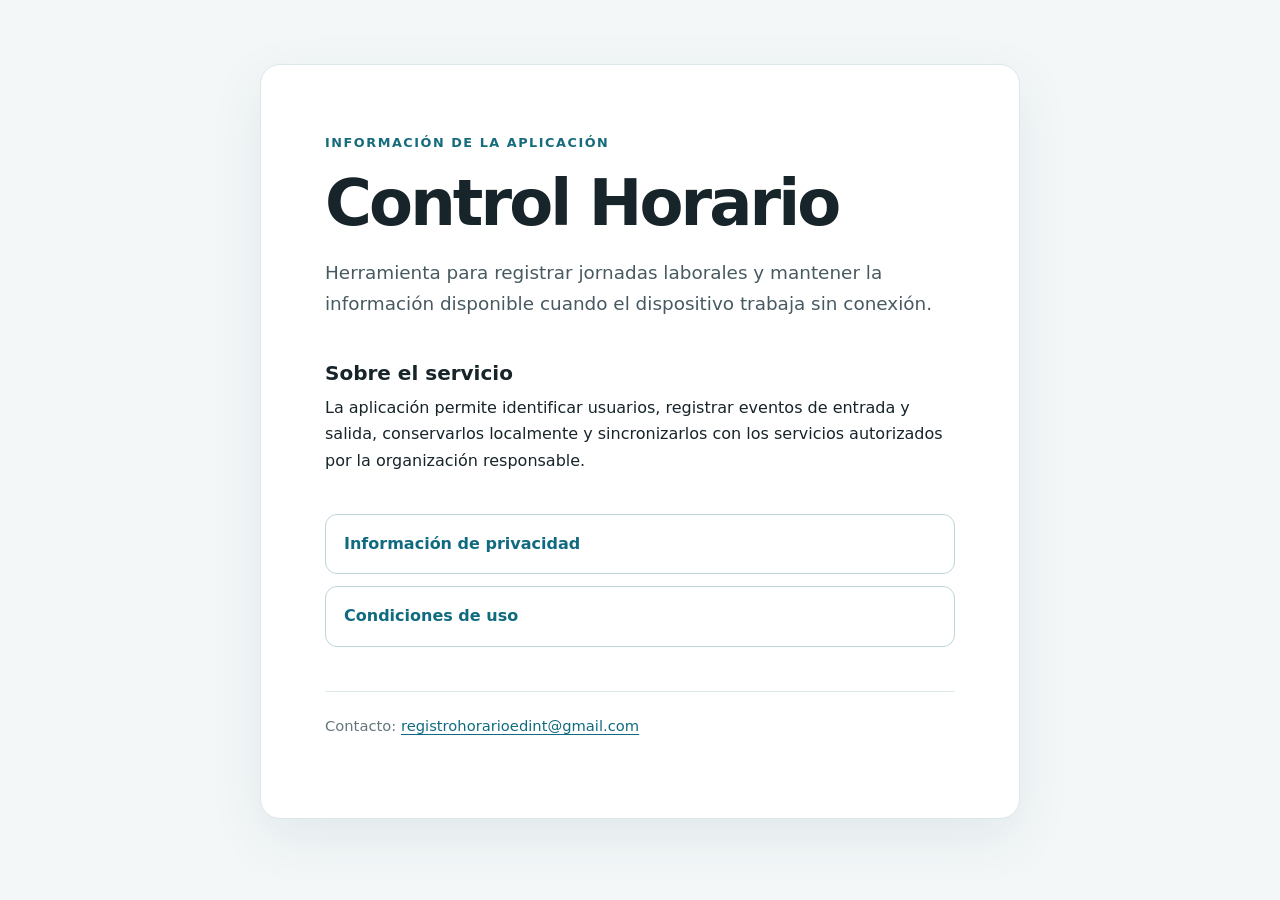
<file: index.html>
<!doctype html>
<html lang="es">
  <head>
    <meta charset="utf-8">
    <meta name="viewport" content="width=device-width, initial-scale=1">
    <meta name="description" content="Información general y de privacidad de Control Horario.">
    <title>Información de la aplicación</title>
    <link rel="stylesheet" href="styles.css">
  </head>
  <body>
    <main class="page">
      <header>
        <span class="eyebrow">Información de la aplicación</span>
        <h1>Control Horario</h1>
        <p class="lead">
          Herramienta para registrar jornadas laborales y mantener la
          información disponible cuando el dispositivo trabaja sin conexión.
        </p>
      </header>

      <section aria-labelledby="about-title">
        <h2 id="about-title">Sobre el servicio</h2>
        <p>
          La aplicación permite identificar usuarios, registrar eventos de
          entrada y salida, conservarlos localmente y sincronizarlos con los
          servicios autorizados por la organización responsable.
        </p>
      </section>

      <nav aria-label="Información legal">
        <a href="privacy.html">Información de privacidad</a>
        <a href="terms.html">Condiciones de uso</a>
      </nav>

      <footer>
        <p>Contacto: <a href="mailto:registrohorarioedint@gmail.com">registrohorarioedint@gmail.com</a></p>
      </footer>
    </main>
  </body>
</html>
</file>
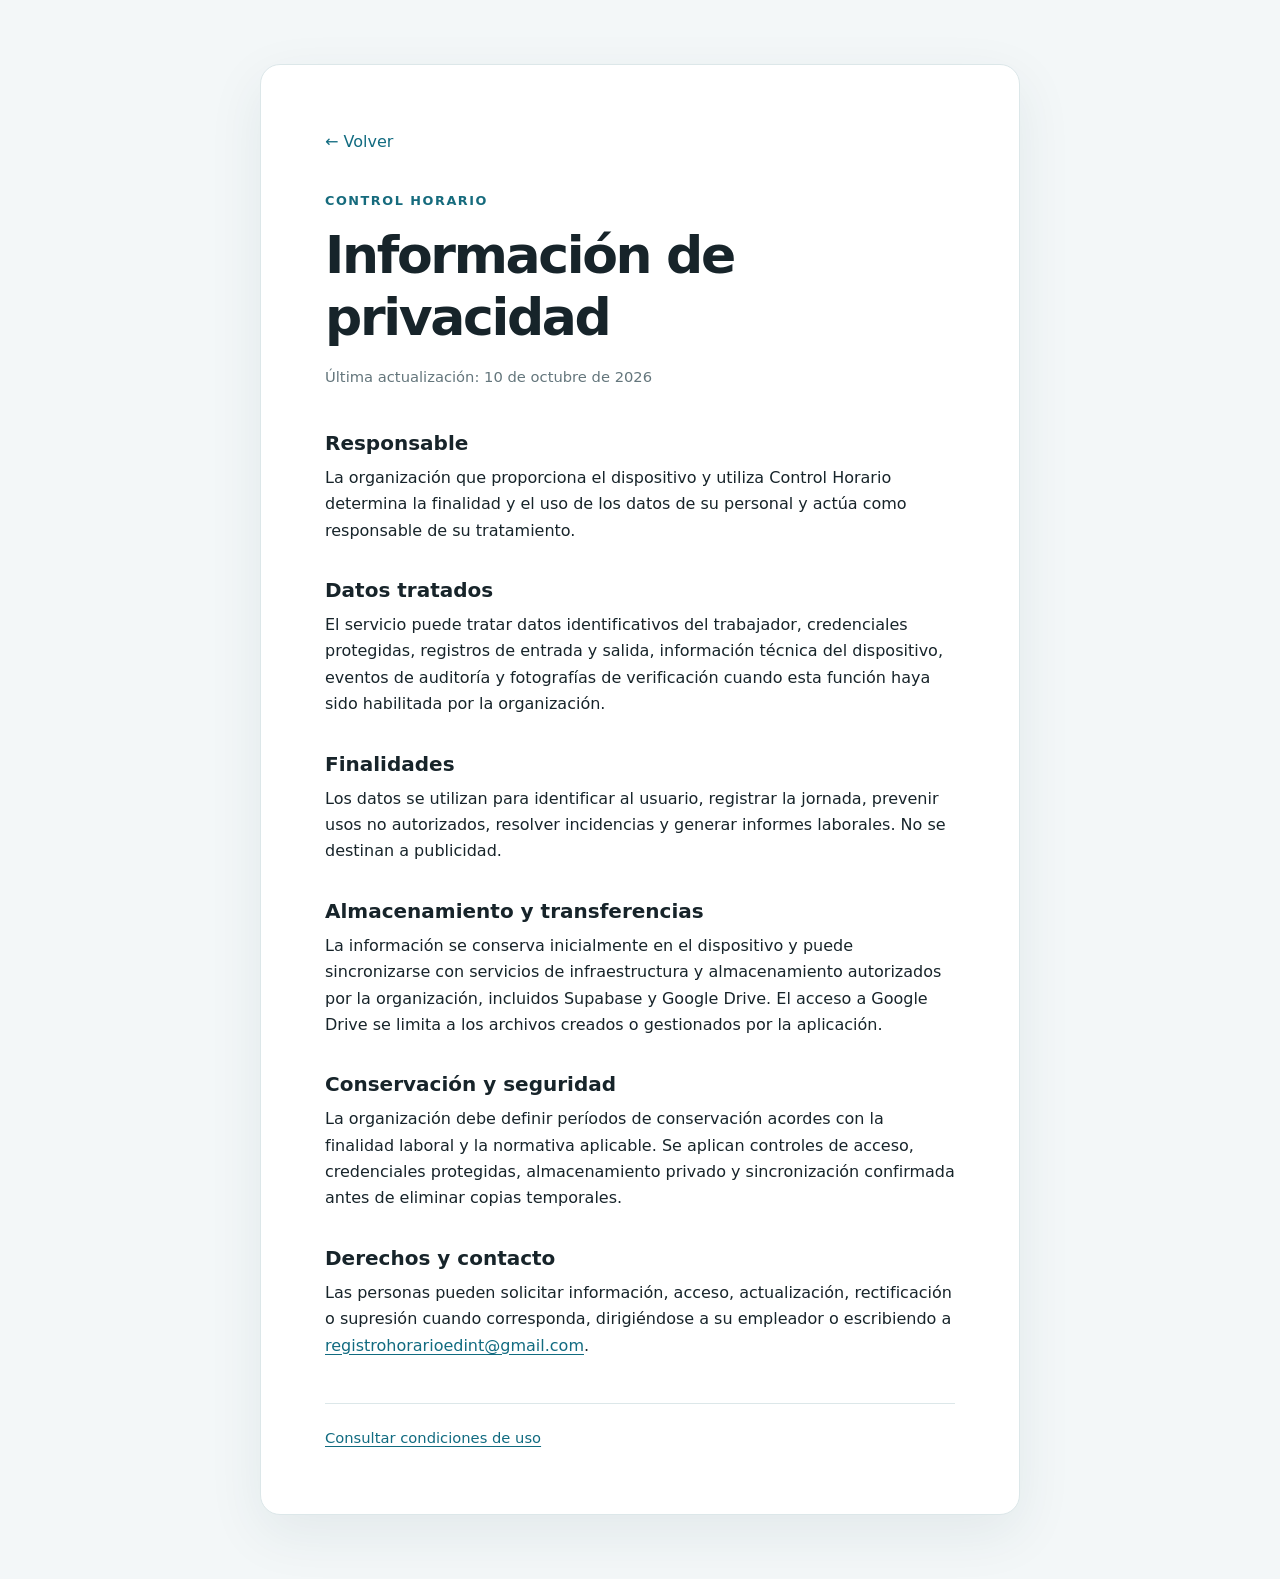
<file: privacy.html>
<!doctype html>
<html lang="es">
  <head>
    <meta charset="utf-8">
    <meta name="viewport" content="width=device-width, initial-scale=1">
    <meta name="description" content="Información de privacidad de Control Horario.">
    <title>Información de privacidad</title>
    <link rel="stylesheet" href="styles.css">
  </head>
  <body>
    <main class="page legal">
      <a class="back" href="index.html">← Volver</a>
      <header>
        <span class="eyebrow">Control Horario</span>
        <h1>Información de privacidad</h1>
        <p class="updated">Última actualización: 10 de octubre de 2026</p>
      </header>

      <section>
        <h2>Responsable</h2>
        <p>
          La organización que proporciona el dispositivo y utiliza Control
          Horario determina la finalidad y el uso de los datos de su personal
          y actúa como responsable de su tratamiento.
        </p>
      </section>

      <section>
        <h2>Datos tratados</h2>
        <p>
          El servicio puede tratar datos identificativos del trabajador,
          credenciales protegidas, registros de entrada y salida, información
          técnica del dispositivo, eventos de auditoría y fotografías de
          verificación cuando esta función haya sido habilitada por la
          organización.
        </p>
      </section>

      <section>
        <h2>Finalidades</h2>
        <p>
          Los datos se utilizan para identificar al usuario, registrar la
          jornada, prevenir usos no autorizados, resolver incidencias y generar
          informes laborales. No se destinan a publicidad.
        </p>
      </section>

      <section>
        <h2>Almacenamiento y transferencias</h2>
        <p>
          La información se conserva inicialmente en el dispositivo y puede
          sincronizarse con servicios de infraestructura y almacenamiento
          autorizados por la organización, incluidos Supabase y Google Drive.
          El acceso a Google Drive se limita a los archivos creados o
          gestionados por la aplicación.
        </p>
      </section>

      <section>
        <h2>Conservación y seguridad</h2>
        <p>
          La organización debe definir períodos de conservación acordes con la
          finalidad laboral y la normativa aplicable. Se aplican controles de
          acceso, credenciales protegidas, almacenamiento privado y
          sincronización confirmada antes de eliminar copias temporales.
        </p>
      </section>

      <section>
        <h2>Derechos y contacto</h2>
        <p>
          Las personas pueden solicitar información, acceso, actualización,
          rectificación o supresión cuando corresponda, dirigiéndose a su
          empleador o escribiendo a
          <a href="mailto:registrohorarioedint@gmail.com">registrohorarioedint@gmail.com</a>.
        </p>
      </section>

      <footer>
        <a href="terms.html">Consultar condiciones de uso</a>
      </footer>
    </main>
  </body>
</html>
</file>
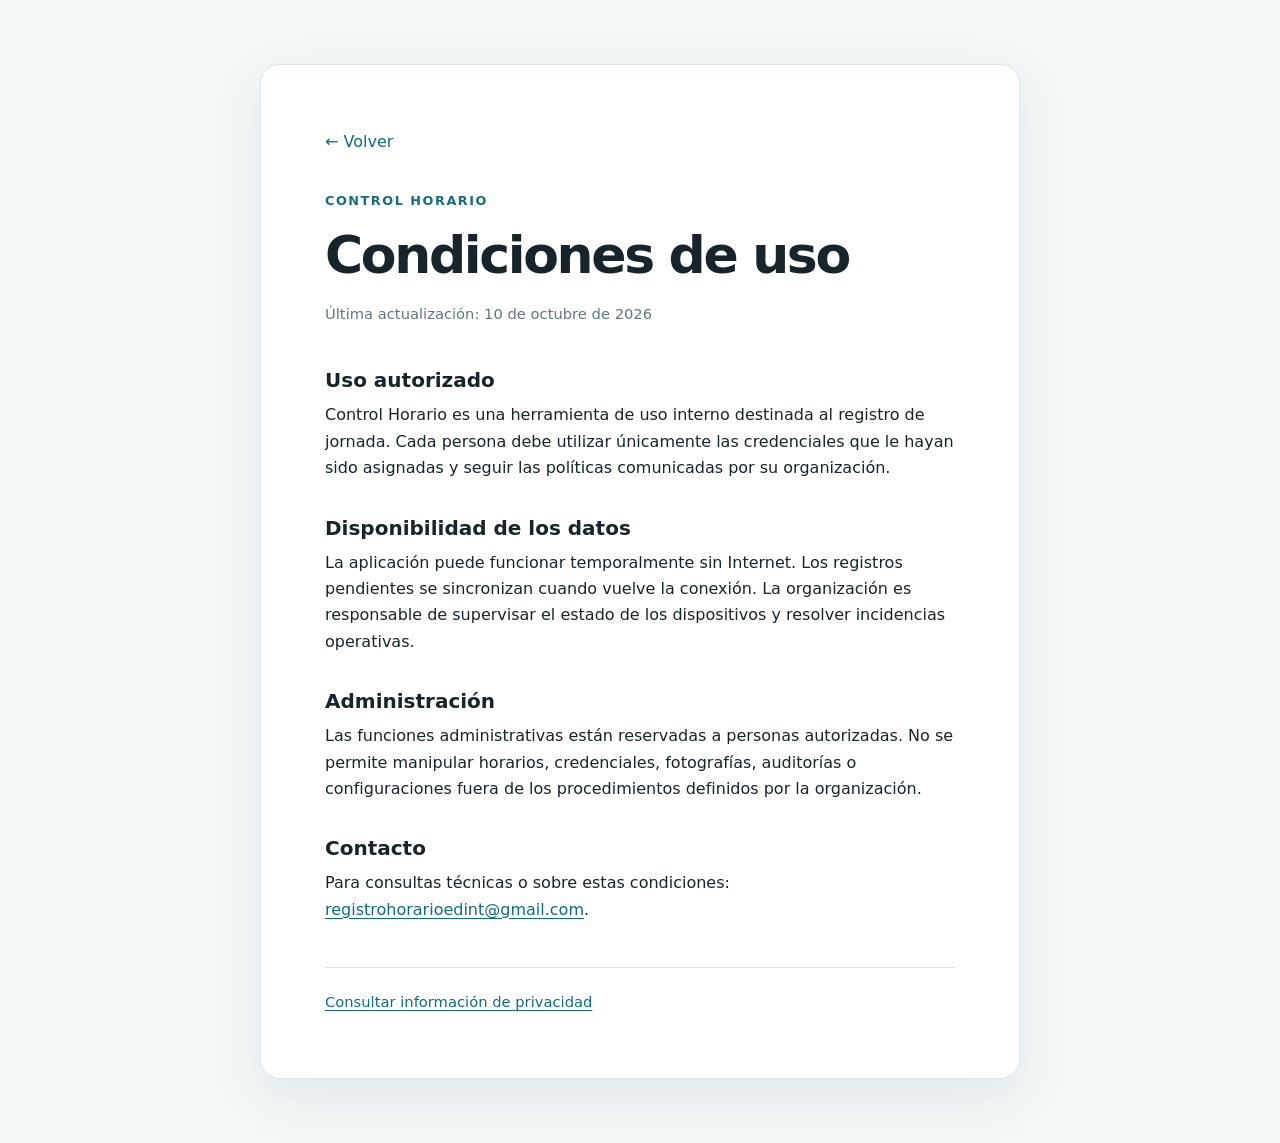
<file: terms.html>
<!doctype html>
<html lang="es">
  <head>
    <meta charset="utf-8">
    <meta name="viewport" content="width=device-width, initial-scale=1">
    <meta name="description" content="Condiciones de uso de Control Horario.">
    <title>Condiciones de uso</title>
    <link rel="stylesheet" href="styles.css">
  </head>
  <body>
    <main class="page legal">
      <a class="back" href="index.html">← Volver</a>
      <header>
        <span class="eyebrow">Control Horario</span>
        <h1>Condiciones de uso</h1>
        <p class="updated">Última actualización: 10 de octubre de 2026</p>
      </header>

      <section>
        <h2>Uso autorizado</h2>
        <p>
          Control Horario es una herramienta de uso interno destinada al
          registro de jornada. Cada persona debe utilizar únicamente las
          credenciales que le hayan sido asignadas y seguir las políticas
          comunicadas por su organización.
        </p>
      </section>

      <section>
        <h2>Disponibilidad de los datos</h2>
        <p>
          La aplicación puede funcionar temporalmente sin Internet. Los
          registros pendientes se sincronizan cuando vuelve la conexión. La
          organización es responsable de supervisar el estado de los
          dispositivos y resolver incidencias operativas.
        </p>
      </section>

      <section>
        <h2>Administración</h2>
        <p>
          Las funciones administrativas están reservadas a personas
          autorizadas. No se permite manipular horarios, credenciales,
          fotografías, auditorías o configuraciones fuera de los procedimientos
          definidos por la organización.
        </p>
      </section>

      <section>
        <h2>Contacto</h2>
        <p>
          Para consultas técnicas o sobre estas condiciones:
          <a href="mailto:registrohorarioedint@gmail.com">registrohorarioedint@gmail.com</a>.
        </p>
      </section>

      <footer>
        <a href="privacy.html">Consultar información de privacidad</a>
      </footer>
    </main>
  </body>
</html>
</file>
<file: styles.css>
:root {
  color-scheme: light;
  font-family: Inter, ui-sans-serif, system-ui, -apple-system, BlinkMacSystemFont,
    "Segoe UI", sans-serif;
  color: #17242a;
  background: #f3f7f8;
  line-height: 1.65;
}

* {
  box-sizing: border-box;
}

body {
  margin: 0;
}

.page {
  width: min(760px, calc(100% - 32px));
  margin: 64px auto;
  padding: clamp(28px, 6vw, 64px);
  background: #ffffff;
  border: 1px solid #dce7e9;
  border-radius: 20px;
  box-shadow: 0 18px 55px rgb(24 69 79 / 8%);
}

header {
  margin-bottom: 42px;
}

.eyebrow {
  color: #166b7d;
  font-size: 0.8rem;
  font-weight: 750;
  letter-spacing: 0.12em;
  text-transform: uppercase;
}

h1,
h2 {
  line-height: 1.2;
}

h1 {
  margin: 10px 0 16px;
  font-size: clamp(2.2rem, 7vw, 4rem);
  letter-spacing: -0.045em;
}

h2 {
  margin: 0 0 10px;
  font-size: 1.25rem;
}

p {
  margin: 0 0 16px;
}

.lead {
  max-width: 620px;
  color: #485a61;
  font-size: 1.15rem;
}

section {
  margin: 34px 0;
}

nav {
  display: grid;
  gap: 12px;
  margin: 40px 0;
}

a {
  color: #116b80;
  text-underline-offset: 3px;
}

nav a {
  padding: 16px 18px;
  border: 1px solid #bdd6dc;
  border-radius: 12px;
  font-weight: 700;
  text-decoration: none;
}

nav a:hover,
nav a:focus-visible {
  background: #eaf4f6;
}

.back {
  display: inline-block;
  margin-bottom: 32px;
  text-decoration: none;
}

.legal h1 {
  font-size: clamp(2rem, 6vw, 3.25rem);
}

.updated,
footer {
  color: #64767c;
  font-size: 0.92rem;
}

footer {
  margin-top: 44px;
  padding-top: 22px;
  border-top: 1px solid #dce7e9;
}

@media (max-width: 520px) {
  .page {
    width: 100%;
    min-height: 100vh;
    margin: 0;
    border: 0;
    border-radius: 0;
    box-shadow: none;
  }
}
</file>
